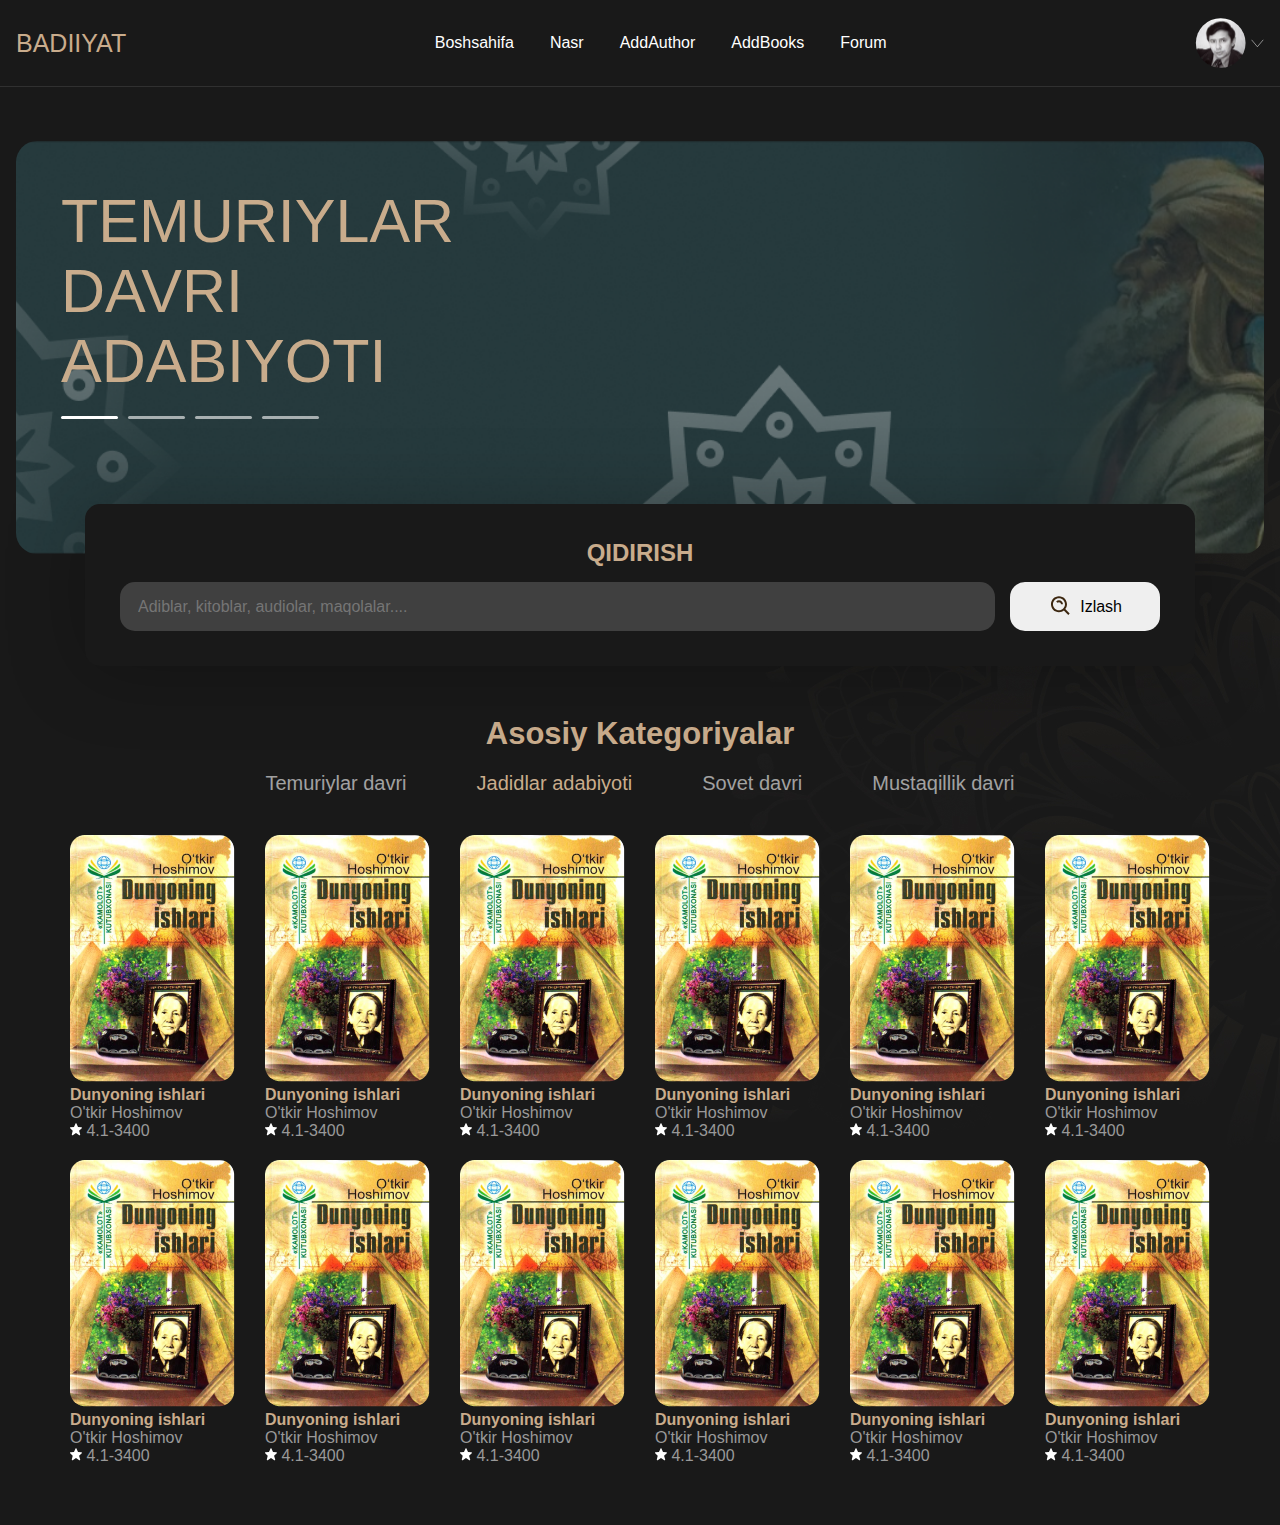
<file: index.html>
<!DOCTYPE html>
<html lang="en">
<head>
    <meta charset="UTF-8">
    <meta http-equiv="X-UA-Compatible" content="IE=edge">
    <meta name="viewport" content="width=device-width, initial-scale=1.0">
    <title>Home</title>
    <link rel="stylesheet" href="./css/style.css">
</head>
<body>
    <header class="header">
        <div class="container">
            <nav class="header__nav">
                <a class="nav__logo" href="#" >
                    BADIIYAT
                </a>
                <ul class="nav__list">
                    <li class="nav__item">
                        <a class="nav__link" href="#" >Boshsahifa</a>
                    </li>
                    <li class="nav__item">
                        <a class="nav__link" href="#" >Nasr</a>
                    </li>
                    <li class="nav__item">
                        <a class="nav__link" href="./addAuthor.html" >AddAuthor</a>
                    </li>
                    <li class="nav__item">
                        <a class="nav__link" href="./addBooks.html" >AddBooks</a>
                    </li>
                    <li class="nav__item">
                        <a class="nav__link" href="#" >Forum</a>
                    </li>
                </ul>
                <div class="nav__avatar">
                    <img class="avatar__img" src="./images/writers/avatar-utkir.svg" alt="avatar-img" >
                    <img class="down" src="./images/icons/dawn.svg" alt="down" >
                    <div class="dropdown"></div>
                </div>
                
            </nav>
        </div>
    </header>
    <div class="intro"> 
        <div class="container">
            <div class="intro__wrapper">
                <h2 class="intro__title">
                    TEMURIYLAR DAVRI ADABIYOTI
                </h2>
                <div class="slider__dots">
                    <div class="dot active__dot"></div>
                    <div class="dot"></div>
                    <div class="dot"></div>
                    <div class="dot"></div>
                </div>
            </div>

        </div>
    </div>
    <div class="search">
        <div class="container">
            <div class="search__inner">
                <h2 class="search__title">
                    QIDIRISH
                </h2>
                <form class="search__form">
                    <input class="search__input" type="text" placeholder="Adiblar, kitoblar, audiolar, maqolalar...." >
                    <button class="search__btn">
                        <img class="search__icon" src="./images/icons/search.svg" alt="search-icon" >
                        Izlash
                    </button>
                </form>

            </div>
        </div>
    </div>
    <div class="categories">
        <div class="container">
            <div class="categories__wrapper">
                <div class="categories__header">
                    <h2 class="categories__title">Asosiy Kategoriyalar</h2>
                    <ul class="categories__list">
                        <li class="categories__item">
                            <a class="categories__link" href="#" >Temuriylar davri</a>
                        </li>
                        <li class="categories__item">
                            <a class="categories__link active" href="#" >Jadidlar adabiyoti</a>
                        </li>
                        <li class="categories__item">
                            <a class="categories__link" href="#" >Sovet davri</a>
                        </li>
                        <li class="categories__item">
                            <a class="categories__link" href="#" >Mustaqillik davri</a>
                        </li>
                    </ul>
                </div>
                <div class="categories__wrapper-card">
                    <div class="categories__card">
                        <img class="book__img" src="./images/books/dunyoning-ishlari.png" alt="dunyoning ishlari" >
                        <h4 class="book__title">Dunyoning ishlari</h4>
                        <p class="book__author">O'tkir Hoshimov</p>
                        <p class="book__rate">
                            <img class="star" src="./images/icons/star.svg" alt="star-icon" >
                            <span>
                                4.1-3400
                            </span>
                        </p>
                    </div>
                    
                    <div class="categories__card">
                        <img class="book__img" src="./images/books/dunyoning-ishlari.png" alt="dunyoning ishlari" >
                        <h4 class="book__title">Dunyoning ishlari</h4>
                        <p class="book__author">O'tkir Hoshimov</p>
                        <p class="book__rate">
                            <img class="star" src="./images/icons/star.svg" alt="star-icon" >
                            <span>
                                4.1-3400
                            </span>
                        </p>
                    </div>
                    <div class="categories__card">
                        <img class="book__img" src="./images/books/dunyoning-ishlari.png" alt="dunyoning ishlari" >
                        <h4 class="book__title">Dunyoning ishlari</h4>
                        <p class="book__author">O'tkir Hoshimov</p>
                        <p class="book__rate">
                            <img class="star" src="./images/icons/star.svg" alt="star-icon" >
                            <span>
                                4.1-3400
                            </span>
                        </p>
                    </div>
                    <div class="categories__card">
                        <img class="book__img" src="./images/books/dunyoning-ishlari.png" alt="dunyoning ishlari" >
                        <h4 class="book__title">Dunyoning ishlari</h4>
                        <p class="book__author">O'tkir Hoshimov</p>
                        <p class="book__rate">
                            <img class="star" src="./images/icons/star.svg" alt="star-icon" >
                            <span>
                                4.1-3400
                            </span>
                        </p>
                    </div>
                    <div class="categories__card">
                        <img class="book__img" src="./images/books/dunyoning-ishlari.png" alt="dunyoning ishlari" >
                        <h4 class="book__title">Dunyoning ishlari</h4>
                        <p class="book__author">O'tkir Hoshimov</p>
                        <p class="book__rate">
                            <img class="star" src="./images/icons/star.svg" alt="star-icon" >
                            <span>
                                4.1-3400
                            </span>
                        </p>
                    </div>
                    <div class="categories__card">
                        <img class="book__img" src="./images/books/dunyoning-ishlari.png" alt="dunyoning ishlari" >
                        <h4 class="book__title">Dunyoning ishlari</h4>
                        <p class="book__author">O'tkir Hoshimov</p>
                        <p class="book__rate">
                            <img class="star" src="./images/icons/star.svg" alt="star-icon" >
                            <span>
                                4.1-3400
                            </span>
                        </p>
                    </div>
                    <div class="categories__card">
                        <img class="book__img" src="./images/books/dunyoning-ishlari.png" alt="dunyoning ishlari" >
                        <h4 class="book__title">Dunyoning ishlari</h4>
                        <p class="book__author">O'tkir Hoshimov</p>
                        <p class="book__rate">
                            <img class="star" src="./images/icons/star.svg" alt="star-icon" >
                            <span>
                                4.1-3400
                            </span>
                        </p>
                    </div>
                    <div class="categories__card">
                        <img class="book__img" src="./images/books/dunyoning-ishlari.png" alt="dunyoning ishlari" >
                        <h4 class="book__title">Dunyoning ishlari</h4>
                        <p class="book__author">O'tkir Hoshimov</p>
                        <p class="book__rate">
                            <img class="star" src="./images/icons/star.svg" alt="star-icon" >
                            <span>
                                4.1-3400
                            </span>
                        </p>
                    </div>
                    <div class="categories__card">
                        <img class="book__img" src="./images/books/dunyoning-ishlari.png" alt="dunyoning ishlari" >
                        <h4 class="book__title">Dunyoning ishlari</h4>
                        <p class="book__author">O'tkir Hoshimov</p>
                        <p class="book__rate">
                            <img class="star" src="./images/icons/star.svg" alt="star-icon" >
                            <span>
                                4.1-3400
                            </span>
                        </p>
                    </div>
                    <div class="categories__card">
                        <img class="book__img" src="./images/books/dunyoning-ishlari.png" alt="dunyoning ishlari" >
                        <h4 class="book__title">Dunyoning ishlari</h4>
                        <p class="book__author">O'tkir Hoshimov</p>
                        <p class="book__rate">
                            <img class="star" src="./images/icons/star.svg" alt="star-icon" >
                            <span>
                                4.1-3400
                            </span>
                        </p>
                    </div>
                    <div class="categories__card">
                        <img class="book__img" src="./images/books/dunyoning-ishlari.png" alt="dunyoning ishlari" >
                        <h4 class="book__title">Dunyoning ishlari</h4>
                        <p class="book__author">O'tkir Hoshimov</p>
                        <p class="book__rate">
                            <img class="star" src="./images/icons/star.svg" alt="star-icon" >
                            <span>
                                4.1-3400
                            </span>
                        </p>
                    </div>
                    <div class="categories__card">
                        <img class="book__img" src="./images/books/dunyoning-ishlari.png" alt="dunyoning ishlari" >
                        <h4 class="book__title">Dunyoning ishlari</h4>
                        <p class="book__author">O'tkir Hoshimov</p>
                        <p class="book__rate">
                            <img class="star" src="./images/icons/star.svg" alt="star-icon" >
                            <span>
                                4.1-3400
                            </span>
                        </p>
                    </div>
                </div>
            </div>
        </div>
    </div>
    
    <script src="./js/home.js"></script>
</body>
</html>
</file>
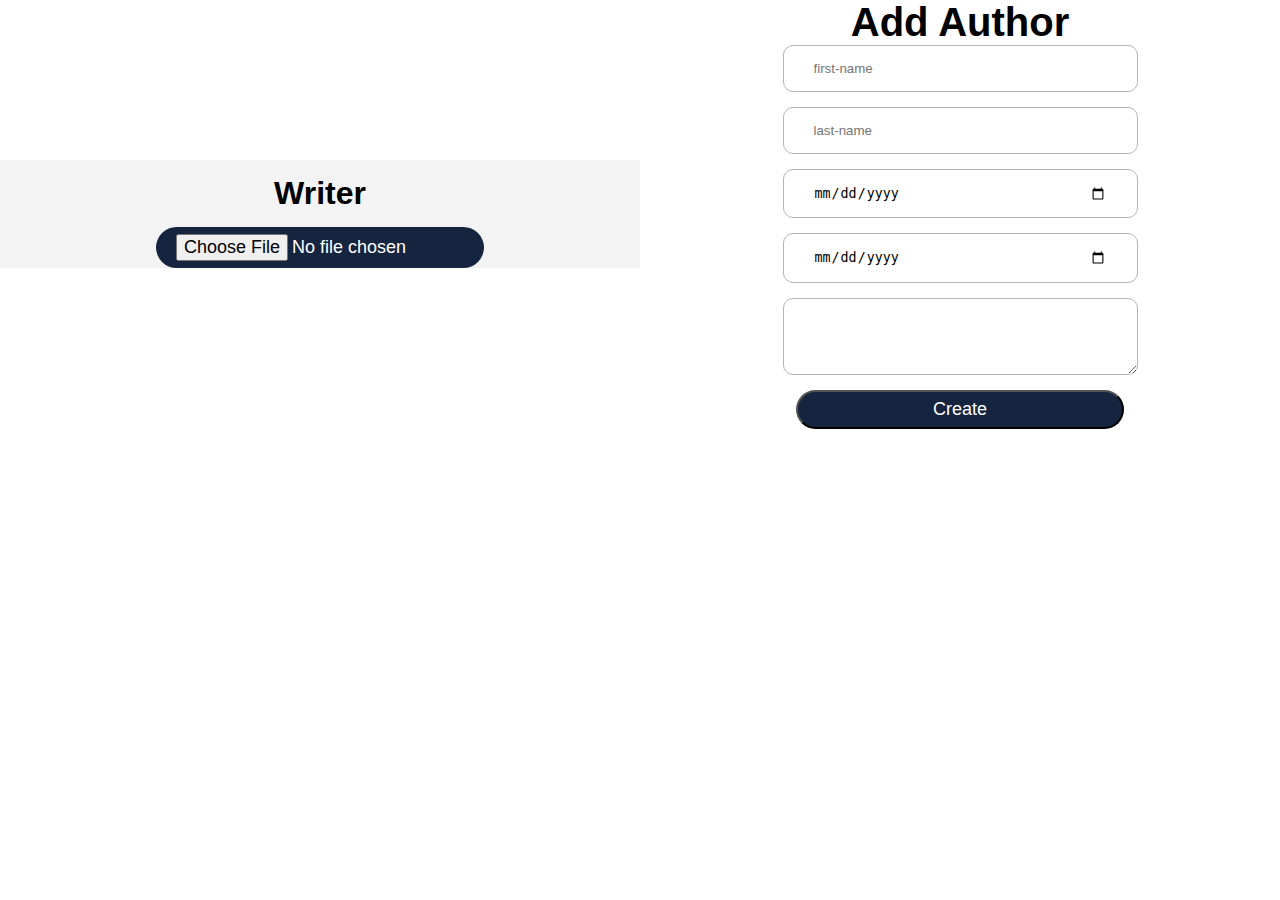
<file: addAuthor.html>
<!DOCTYPE html>
<html lang="en">
<head>
    <meta charset="UTF-8">
    <meta http-equiv="X-UA-Compatible" content="IE=edge">
    <meta name="viewport" content="width=device-width, initial-scale=1.0">
    <title>addAuthor</title>
    <link rel="stylesheet" href="./css/addAuthor.css">
</head>
<body>
    <div class="row">
        <div class="col-1">
            <div id="author-img"></div>
            <!-- <input type="file" > -->
            <h1 class="author-title">Writer</h1>
            <input type="file"  class="up-btn btn"  id="image_input"  />
        </div>
        <div class="col-2">
            <h2 class="title">Add Author</h2>
            <form  id="form">
                <input name="fName"   placeholder="first-name"   type="text">
                <input name="lName"   placeholder="last-name"   type="text">
                <input name="birth_date"    placeholder="birth-date"    type="date">
                <input name="death_date"   placeholder="death_date"   type="date">
                <!-- <input name="country" placeholder="country" type="text">
                <input name="author"  placeholder="author"  type="text"> -->
                <textarea name="description" id="description" cols="42" rows="5"></textarea>
                <button class="btn btn-create">Create</button>
            </form>
        </div>
    </div>
    
    <script src="./js/addAuthor.js"></script>
</body>
</html>
</file>
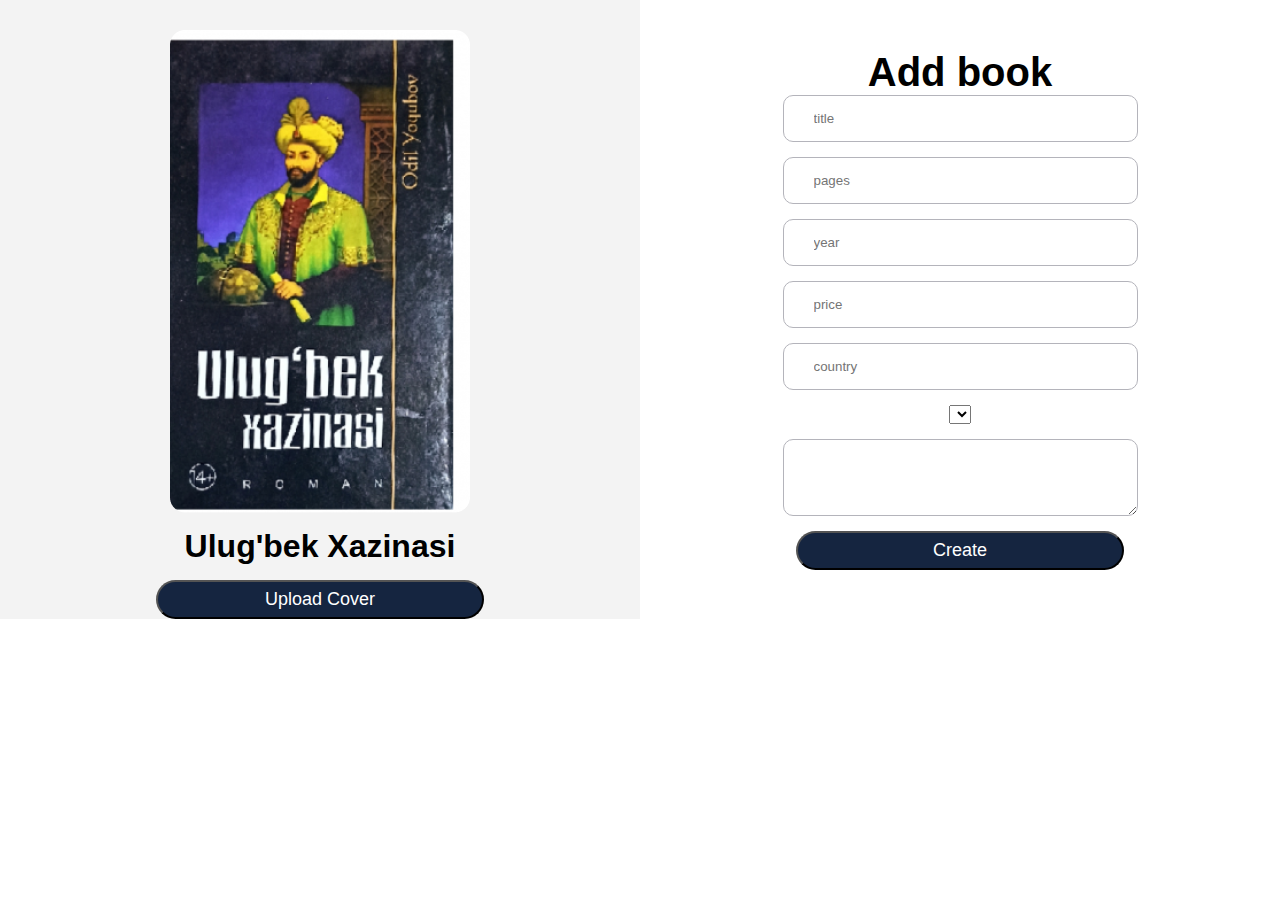
<file: addBooks.html>
<!DOCTYPE html>
<html lang="en">
<head>
    <meta charset="UTF-8">
    <meta http-equiv="X-UA-Compatible" content="IE=edge">
    <meta name="viewport" content="width=device-width, initial-scale=1.0">
    <title>addBooks</title>
    <link rel="stylesheet" href="./css/addBooks.css">
</head>
<body>
    <div class="row">
        <div class="col-1">
            <img class="book-img" src="./images/books/ulug'bek.png" alt="ulug'bek" >
            <h1 class="book-title">Ulug'bek Xazinasi</h1>
            <button class="up-btn btn">Upload Cover</button>
        </div>
        <div class="col-2">
            <h2 class="title">Add book</h2>
            <form  id="form">
                <input name="title"   placeholder="title"   type="text">
                <input name="pages"   placeholder="pages"   type="number">
                <input name="year"    placeholder="year"    type="num">
                <input name="price"   placeholder="price"   type="number">
                <input name="country" placeholder="country" type="text">
                <!-- <input name="author"  placeholder="author"  type="text"> -->
                <select name="author" id="author">
                    
                </select>
                <textarea name="description" id="description" cols="42" rows="5"></textarea>
                <button class="btn btn-create">Create</button>
            </form>
        </div>
    </div>
  
    <script src="./js/addBooks.js"></script>

</body>
</html>
</file>
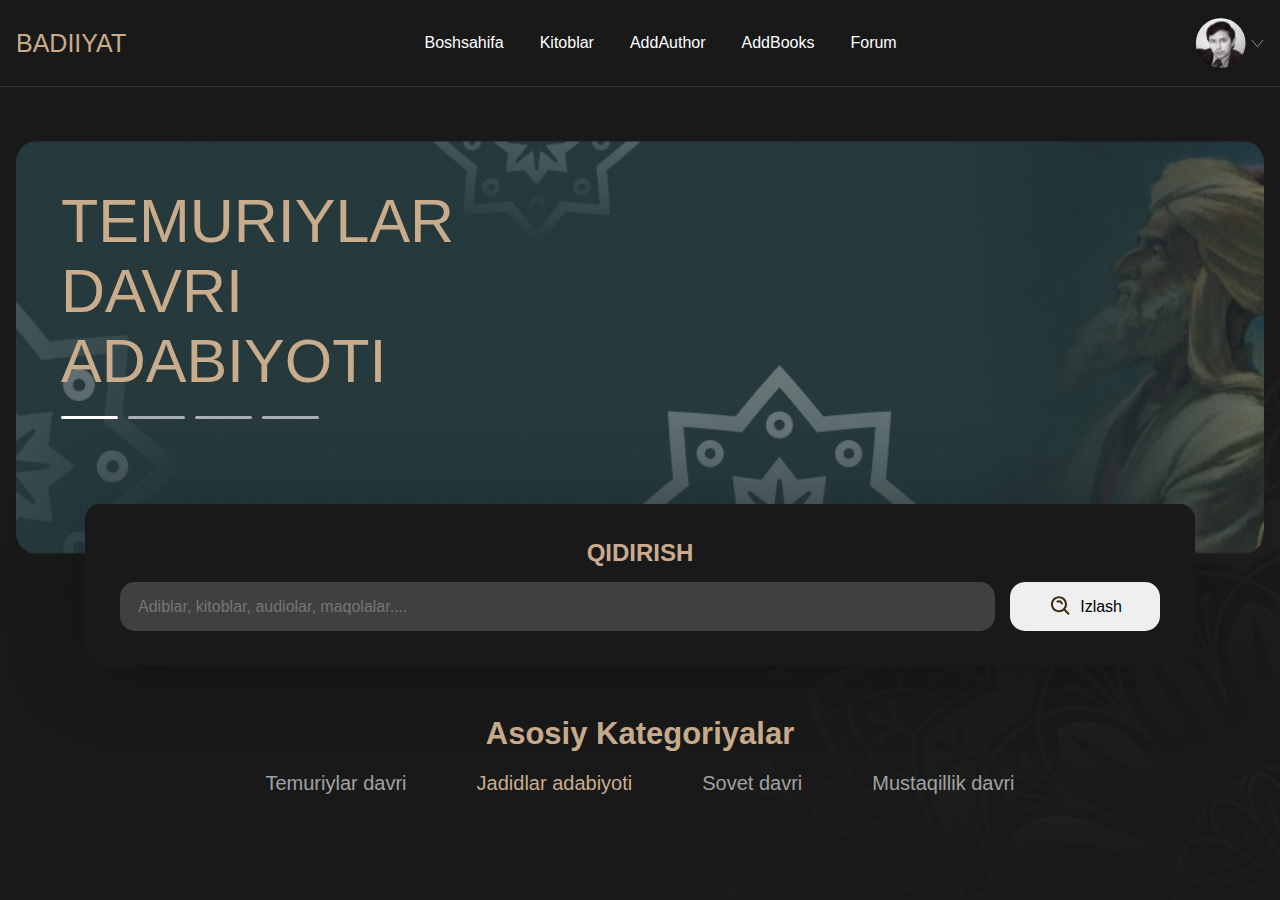
<file: book.html>
<!DOCTYPE html>
<html lang="en">
<head>
    <meta charset="UTF-8">
    <meta http-equiv="X-UA-Compatible" content="IE=edge">
    <meta name="viewport" content="width=device-width, initial-scale=1.0">
    <title>Home</title>
    <link rel="stylesheet" href="./css/book.css">
</head>
<body>
    <header class="header">
        <div class="container">
            <nav class="header__nav">
                <a class="nav__logo" href="#" >
                    BADIIYAT
                </a>
                <ul class="nav__list">
                    <li class="nav__item">
                        <a class="nav__link" href="./index.html" >Boshsahifa</a>
                    </li>
                    <li class="nav__item">
                        <a class="nav__link" href="#" >Kitoblar</a>
                    </li>
                    <li class="nav__item">
                        <a class="nav__link" href="./addAuthor.html" >AddAuthor</a>
                    </li>
                    <li class="nav__item">
                        <a class="nav__link" href="./addBooks.html" >AddBooks</a>
                    </li>
                    <li class="nav__item">
                        <a class="nav__link" href="#" >Forum</a>
                    </li>
                </ul>
                <div class="nav__avatar">
                    <img class="avatar__img" src="./images/writers/avatar-utkir.svg" alt="avatar-img" >
                    <img class="down" src="./images/icons/dawn.svg" alt="down" >
                    <div class="dropdown"></div>
                </div>
                
            </nav>
        </div>
    </header>
    <div class="intro"> 
        <div class="container">
            <div class="intro__wrapper">
                <h2 class="intro__title">
                    TEMURIYLAR DAVRI ADABIYOTI
                </h2>
                <div class="slider__dots">
                    <div class="dot active__dot"></div>
                    <div class="dot"></div>
                    <div class="dot"></div>
                    <div class="dot"></div>
                </div>
            </div>

        </div>
    </div>
    <div class="search">
        <div class="container">
            <div class="search__inner">
                <h2 class="search__title">
                    QIDIRISH
                </h2>
                <form class="search__form">
                    <input class="search__input" type="text" placeholder="Adiblar, kitoblar, audiolar, maqolalar...." >
                    <button class="search__btn">
                        <img class="search__icon" src="./images/icons/search.svg" alt="search-icon" >
                        Izlash
                    </button>
                </form>

            </div>
        </div>
    </div>
    <div class="categories">
        <div class="container">
            <div class="categories__wrapper">
                <div class="categories__header">
                    <h2 class="categories__title">Asosiy Kategoriyalar</h2>
                    <ul class="categories__list">
                        <li class="categories__item">
                            <a class="categories__link" href="#" >Temuriylar davri</a>
                        </li>
                        <li class="categories__item">
                            <a class="categories__link active" href="#" >Jadidlar adabiyoti</a>
                        </li>
                        <li class="categories__item">
                            <a class="categories__link" href="#" >Sovet davri</a>
                        </li>
                        <li class="categories__item">
                            <a class="categories__link" href="#" >Mustaqillik davri</a>
                        </li>
                    </ul>
                </div>
                <div class="categories__wrapper-card">

                </div>
            </div>
        </div>
    </div>
    
    <script src="./js/book.js"></script>
</body>
</html>
</file>
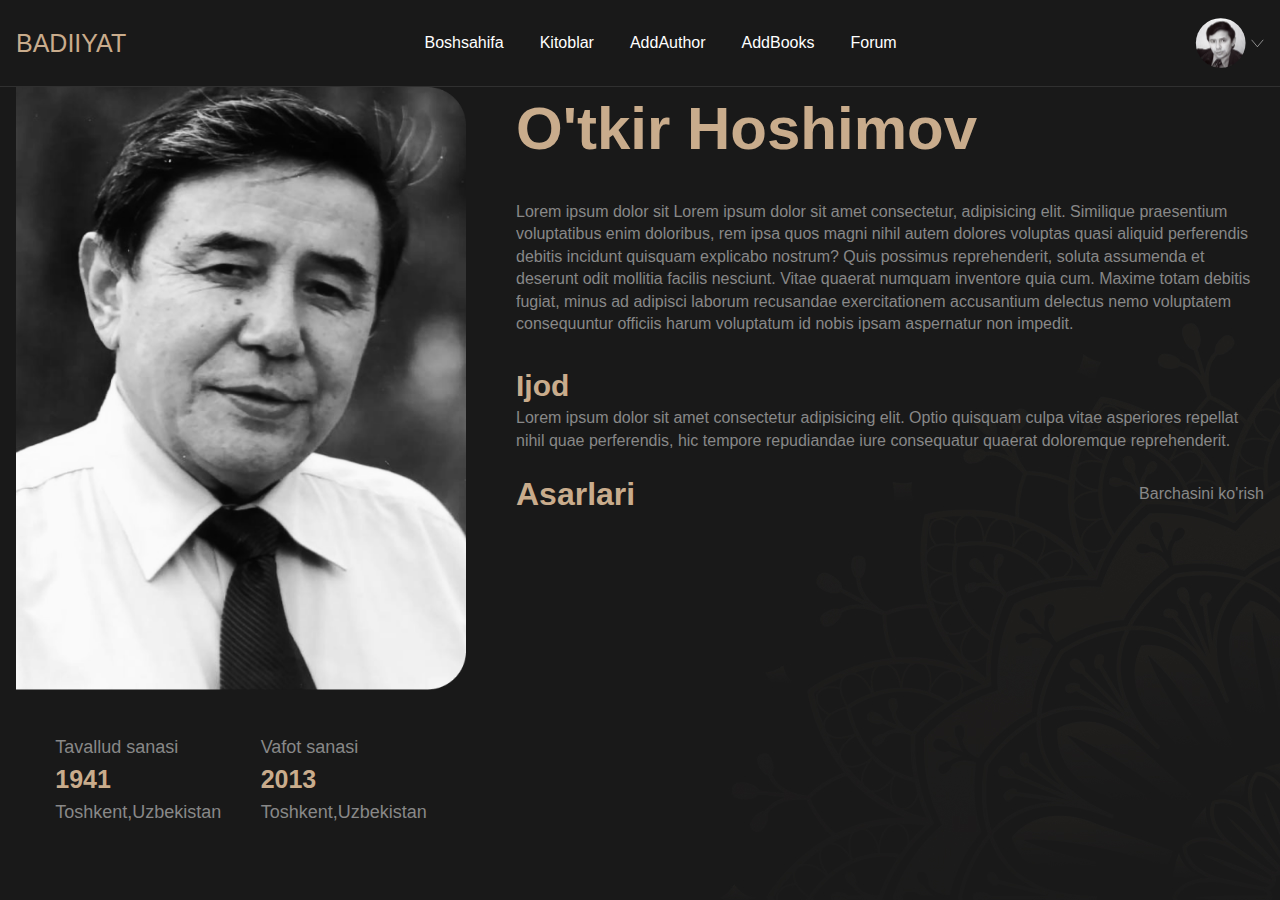
<file: detailAuthor.html>
<!DOCTYPE html>
<html lang="en">
<head>
    <meta charset="UTF-8">
    <meta http-equiv="X-UA-Compatible" content="IE=edge">
    <meta name="viewport" content="width=device-width, initial-scale=1.0">
    <title>detailAuthor</title>
    <link rel="stylesheet" href="./css/detailAuthor.css">
</head>
<body>
    <header class="header">
        <div class="container">
            <nav class="header__nav">
                <a class="nav__logo" href="#" >
                    BADIIYAT
                </a>
                <ul class="nav__list">
                    <li class="nav__item">
                        <a class="nav__link" href="./index.html" >Boshsahifa</a>
                    </li>
                    <li class="nav__item">
                        <a class="nav__link" href="./book.html" >Kitoblar</a>
                    </li>
                    <li class="nav__item">
                        <a class="nav__link" href="./addAuthor.html" >AddAuthor</a>
                    </li>
                    <li class="nav__item">
                        <a class="nav__link" href="./addBooks.html" >AddBooks</a>
                    </li>
                    <li class="nav__item">
                        <a class="nav__link" href="#" >Forum</a>
                    </li>
                </ul>
                <div class="nav__avatar">
                    <img class="avatar__img" src="./images/writers/avatar-utkir.svg" alt="avatar-img" >
                    <img class="down" src="./images/icons/dawn.svg" alt="down" >
                    <div class="dropdown"></div>
                </div>
                
            </nav>
        </div>
    </header>

    <section class="main">
        <div class="container">
            <div class="wrapper-main">
                <div class="row">
                    <div class="col-1">
                        <img src="./images/writers/o'tkir.png" alt="" class="author-img">
                        <div class="date">
                            <div class="birth">
                                <p>Tavallud sanasi</p>
                                <h3 class="birth-date ">1941</h3>
                                <p>Toshkent,Uzbekistan</p>
                            </div>
                            <div class="death">
                                <p>Vafot sanasi</p>
                                <h3 class="death-date">2013</h3>
                                <p>Toshkent,Uzbekistan</p>
                            </div>
                        </div>
                    </div>
                    <div class="col-2">
                        <h1 class="name">O'tkir Hoshimov</h1>
                        <p class="description">
                            Lorem ipsum dolor sit Lorem ipsum dolor sit amet consectetur, adipisicing elit. Similique praesentium voluptatibus enim doloribus, rem ipsa quos magni nihil autem dolores voluptas quasi aliquid perferendis debitis incidunt quisquam explicabo nostrum? Quis possimus reprehenderit, soluta assumenda et deserunt odit mollitia facilis nesciunt. Vitae quaerat numquam inventore quia cum. Maxime totam debitis fugiat, minus ad adipisci laborum recusandae exercitationem accusantium delectus nemo voluptatem consequuntur officiis harum voluptatum id nobis ipsam aspernatur non impedit.
                        </p>
                        <h4 class="commit">
                            Ijod
                        </h4>
                        <p class="definition">
                            Lorem ipsum dolor sit amet consectetur adipisicing elit. Optio quisquam culpa vitae asperiores repellat nihil quae perferendis, hic tempore repudiandae iure consequatur quaerat doloremque reprehenderit.
                        </p>
                        <div class="own-books">
                            <div class="books-head">
                                <h1 class="head-title">Asarlari</h1>
                                <p class="full-books">Barchasini ko'rish</p>
                            </div>
                            <div class="wrapper-books">
                                
                            </div>
                        </div>
                    </div>
                </div>
            </div>
        </div>
    </section>


    <script src="./js/detailAuthor.js"></script>
</body>
</html>
</file>
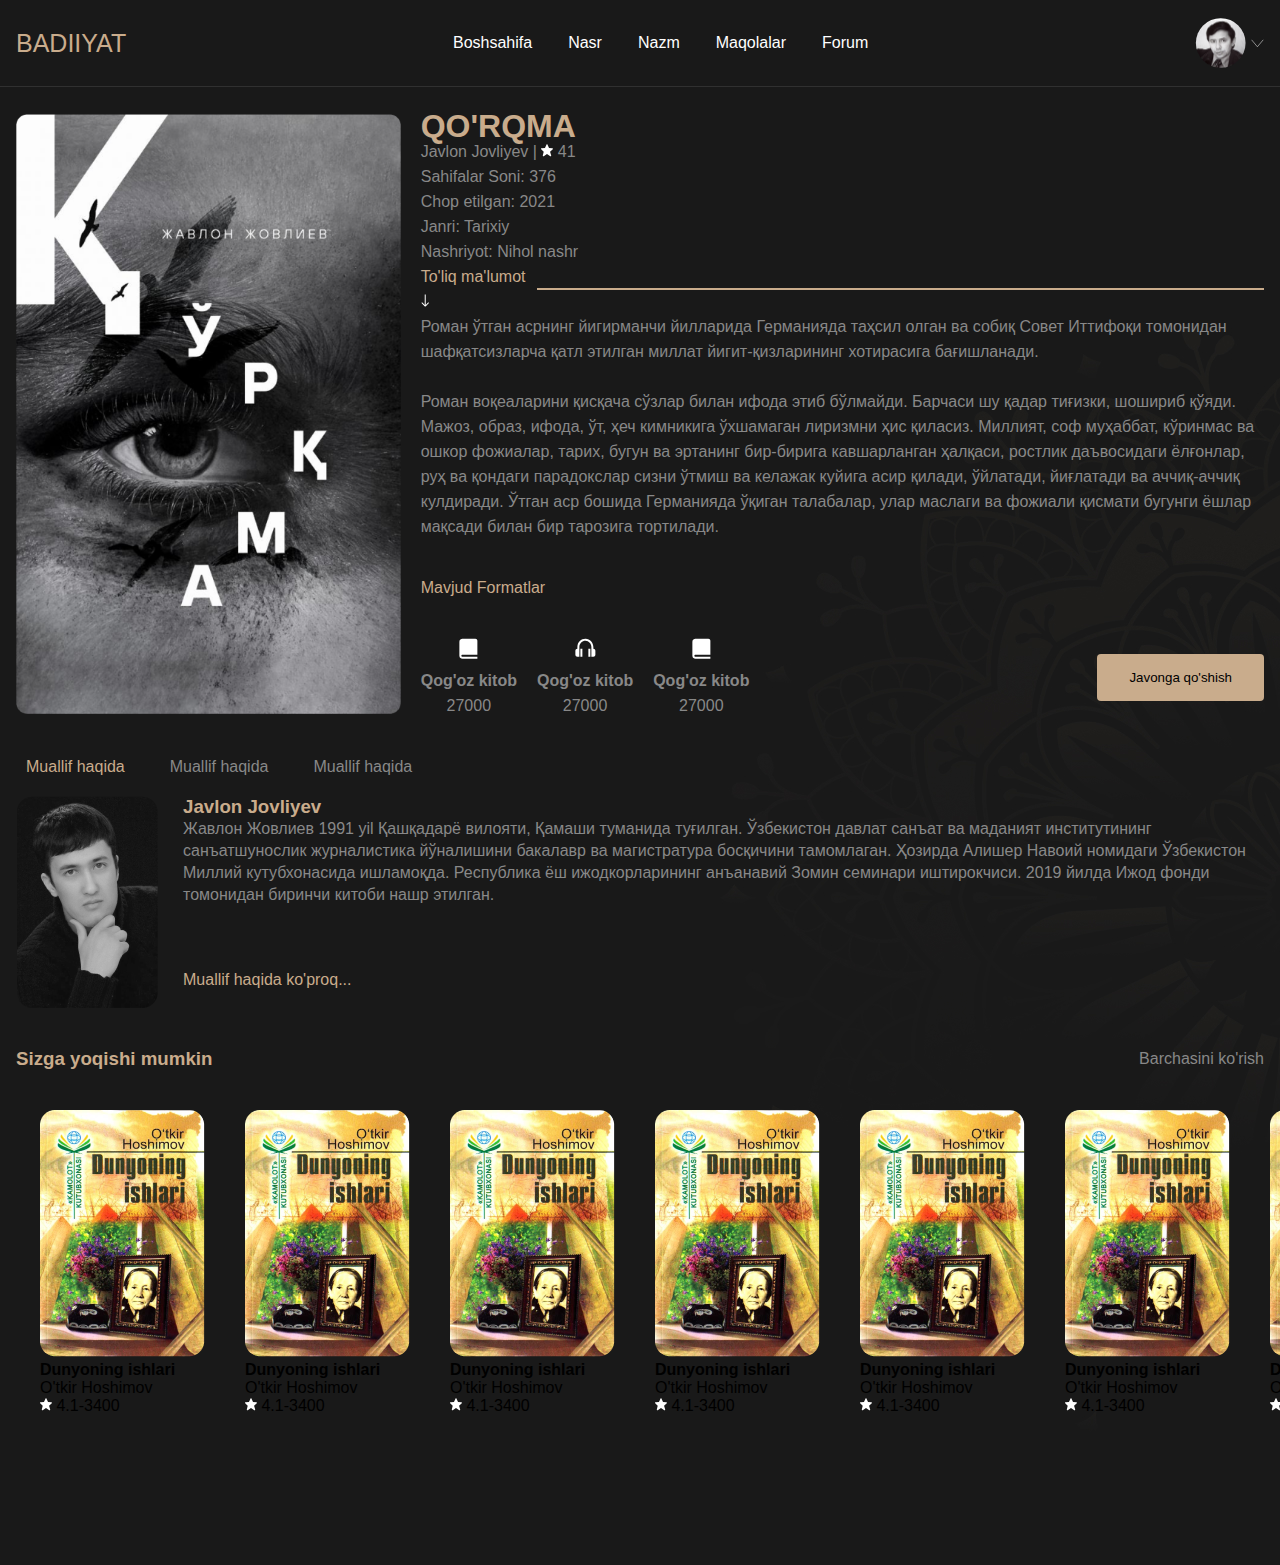
<file: detailBook.html>
<!DOCTYPE html>
<html lang="en">
<head>
    <meta charset="UTF-8">
    <meta http-equiv="X-UA-Compatible" content="IE=edge">
    <meta name="viewport" content="width=device-width, initial-scale=1.0">
    <title>DetailBook</title>
    <link rel="stylesheet" href="./css/detailBook.css">
</head>
<body>
    <header class="header">
        <div class="container">
            <nav class="header__nav">
                <a class="nav__logo" href="#" >
                    BADIIYAT
                </a>
                <ul class="nav__list">
                    <li class="nav__item">
                        <a class="nav__link" href="#" >Boshsahifa</a>
                    </li>
                    <li class="nav__item">
                        <a class="nav__link" href="#" >Nasr</a>
                    </li>
                    <li class="nav__item">
                        <a class="nav__link" href="#" >Nazm</a>
                    </li>
                    <li class="nav__item">
                        <a class="nav__link" href="#" >Maqolalar</a>
                    </li>
                    <li class="nav__item">
                        <a class="nav__link" href="#" >Forum</a>
                    </li>
                </ul>
                <div class="nav__avatar">
                    <img class="avatar__img" src="./images/writers/avatar-utkir.svg" alt="avatar-img" >
                    <img class="down" src="./images/icons/dawn.svg" alt="down" >
                </div>
            </nav>
        </div>
    </header>
    <div class="about">
        <div class="container">
            <div class="about__wrapper">
                <img class="book__img" src="./images/books/qurqma.png" alt="qurqma" >
                <div class="about__book">
                    <h1 class="book__title">
                        QO'RQMA
                    </h1>
                    <p class="book__author">
                        Javlon Jovliyev 
                        <span>
                            | <img class="star" src="./images/icons/star.svg" alt="" > 41
                        </span>
                    </p>
                    <p class="page">
                        Sahifalar Soni:
                        <span>376</span>
                    </p>
                    <p class="publish">
                        Chop etilgan:
                        <span>2021</span>
                    </p>
                    <p class="genre">
                        Janri:
                        <span>Tarixiy</span>
                    </p>
                    <p class="page">
                        Nashriyot:
                        <span>Nihol nashr</span>
                    </p>
                    <div class="full">
                        <a class="info__link" href="#" >To'liq ma'lumot

                            <img src="./images/icons/Subtract.svg" alt="down">
                        </a>
                        <div></div>
                    </div>
                    <p class="short__info">
                        Роман ўтган асрнинг йигирманчи йилларида Германияда таҳсил олган ва собиқ Совет Иттифоқи томонидан шафқатсизларча қатл этилган миллат йигит-қизларининг  хотирасига бағишланади. 
                        <br>
                        <br>
                        Роман воқеаларини қисқача сўзлар билан ифода этиб бўлмайди. Барчаси шу қадар  тиғизки, шошириб қўяди. Мажоз, образ, ифода, ўт, ҳеч кимникига ўхшамаган лиризмни ҳис қиласиз. Миллият, соф муҳаббат,  кўринмас ва ошкор фожиалар, тарих, бугун ва эртанинг бир-бирига кавшарланган ҳалқаси, ростлик даъвосидаги ёлғонлар, руҳ ва қондаги парадокслар сизни ўтмиш ва келажак куйига асир қилади, ўйлатади, йиғлатади ва аччиқ-аччиқ кулдиради.  Ўтган аср бошида Германияда ўқиган талабалар, улар маслаги ва фожиали қисмати бугунги ёшлар мақсади билан бир тарозига тортилади.
                    </p>
                    <div class="about__formats">
                        <p>Mavjud Formatlar</p>
                    </div>
                    <div class="format__block">
                        <div class="formats">
                            <div class="format__card">
                                <img src="./images/icons/book.svg" alt="">
                                <h4>Qog'oz kitob</h4>
                                <p>27000</p>
                            </div>
                            <div class="format__card">
                                <img src="./images/icons/volume.svg" alt="">
                                <h4>Qog'oz kitob</h4>
                                <p>27000</p>
                            </div>
                            <div class="format__card">
                                <img src="./images/icons/book.svg" alt="">
                                <h4>Qog'oz kitob</h4>
                                <p>27000</p>
                            </div>
                        </div>
                        <button class="about__btn">Javonga qo'shish</button>
                    </div>


                </div>
            </div>
        </div>
    </div>
    <div class="tabs">
        <div class="container">
            <div class="tabs__wrapper">
                <ul class="tabs__list">
                    <li class="tabs__item">
                        <a class="tabs__link active" href="#" >
                            Muallif haqida
                        </a>
                    </li>
                    <li class="tabs__item">
                        <a class="tabs__link" href="#" >
                            Muallif haqida
                        </a>
                    </li>
                    <li class="tabs__item">
                        <a class="tabs__link" href="#" >
                            Muallif haqida
                        </a>
                    </li>
                </ul>
                <div class="tabs__main">
                    <img class="author__img" src="./images/writers/javlon.png" alt="author" >
                    <div class="content">
                        <h3 class="author__name">Javlon Jovliyev</h3>
                        <p class="author__info">
                            Жавлон Жовлиев 1991 yil  Қашқадарё вилояти, Қамаши туманида туғилган. Ўзбекистон давлат санъат ва маданият институтининг санъатшунослик журналистика йўналишини бакалавр ва магистратура босқичини тамомлаган. Ҳозирда Алишер Навоий номидаги Ўзбекистон Миллий кутубхонасида ишламоқда. Республика ёш ижодкорларининг анъанавий Зомин семинари иштирокчиси. 2019 йилда Ижод фонди томонидан биринчи китоби нашр этилган.
                        </p>
                        <a class="more__info" href="#" >Muallif haqida ko'proq...</a>
                    </div>
                </div>
            </div>
        </div>
    </div>
    <div class="recommend">
        <div class="reco__wrapper">
            <div class="reco__head">
                <h3 class="reco__title">Sizga yoqishi mumkin</h3>
                <a href="#" class="reco__btn">Barchasini ko'rish</a>
            </div>
            <div class="reco__inner-cards">
                <div class="reco__card card-1">
                    <img class="reco__img" src="./images/books/dunyoning-ishlari.png" alt="dunyoning ishlari" >
                    <h4 class="reco__title">Dunyoning ishlari</h4>
                    <p class="reco__author">O'tkir Hoshimov</p>
                    <p class="reco__rate">
                        <img class="star" src="./images/icons/star.svg" alt="star-icon" >
                        <span>
                            4.1-3400
                        </span>
                    </p>
                </div>
                <div class="reco__card">
                    <img class="reco__img" src="./images/books/dunyoning-ishlari.png" alt="dunyoning ishlari" >
                    <h4 class="reco__title">Dunyoning ishlari</h4>
                    <p class="reco__author">O'tkir Hoshimov</p>
                    <p class="reco__rate">
                        <img class="star" src="./images/icons/star.svg" alt="star-icon" >
                        <span>
                            4.1-3400
                        </span>
                    </p>
                </div>
                <div class="reco__card">
                    <img class="reco__img" src="./images/books/dunyoning-ishlari.png" alt="dunyoning ishlari" >
                    <h4 class="reco__title">Dunyoning ishlari</h4>
                    <p class="reco__author">O'tkir Hoshimov</p>
                    <p class="reco__rate">
                        <img class="star" src="./images/icons/star.svg" alt="star-icon" >
                        <span>
                            4.1-3400
                        </span>
                    </p>
                </div>
                <div class="reco__card">
                    <img class="reco__img" src="./images/books/dunyoning-ishlari.png" alt="dunyoning ishlari" >
                    <h4 class="reco__title">Dunyoning ishlari</h4>
                    <p class="reco__author">O'tkir Hoshimov</p>
                    <p class="reco__rate">
                        <img class="star" src="./images/icons/star.svg" alt="star-icon" >
                        <span>
                            4.1-3400
                        </span>
                    </p>
                </div>
                <div class="reco__card">
                    <img class="reco__img" src="./images/books/dunyoning-ishlari.png" alt="dunyoning ishlari" >
                    <h4 class="reco__title">Dunyoning ishlari</h4>
                    <p class="reco__author">O'tkir Hoshimov</p>
                    <p class="reco__rate">
                        <img class="star" src="./images/icons/star.svg" alt="star-icon" >
                        <span>
                            4.1-3400
                        </span>
                    </p>
                </div>
                <div class="reco__card">
                    <img class="reco__img" src="./images/books/dunyoning-ishlari.png" alt="dunyoning ishlari" >
                    <h4 class="reco__title">Dunyoning ishlari</h4>
                    <p class="reco__author">O'tkir Hoshimov</p>
                    <p class="reco__rate">
                        <img class="star" src="./images/icons/star.svg" alt="star-icon" >
                        <span>
                            4.1-3400
                        </span>
                    </p>
                </div>
                <div class="reco__card">
                    <img class="reco__img" src="./images/books/dunyoning-ishlari.png" alt="dunyoning ishlari" >
                    <h4 class="reco__title">Dunyoning ishlari</h4>
                    <p class="reco__author">O'tkir Hoshimov</p>
                    <p class="reco__rate">
                        <img class="star" src="./images/icons/star.svg" alt="star-icon" >
                        <span>
                            4.1-3400
                        </span>
                    </p>
                </div>
                <div class="reco__card">
                    <img class="reco__img" src="./images/books/dunyoning-ishlari.png" alt="dunyoning ishlari" >
                    <h4 class="reco__title">Dunyoning ishlari</h4>
                    <p class="reco__author">O'tkir Hoshimov</p>
                    <p class="reco__rate">
                        <img class="star" src="./images/icons/star.svg" alt="star-icon" >
                        <span>
                            4.1-3400
                        </span>
                    </p>
                </div>
            </div>
        </div>
    </div>
    
</body>
</html>
</file>
<file: css/style.css>
*,
*::before,
*::after{
    margin: 0;
    padding: 0;
    box-sizing: border-box;
}

ul,
li{
    list-style-type: none;
}

a{
    text-decoration: none;
}

.container{
    max-width: 1300px;
    width: 100%;
    margin: 0 auto;
    padding: 0 16px;
}

body{
    font-family:  sans-serif;
    background: url('../images/main-bg.jpg');
}
/* header */

.header{
    border-bottom: 1px solid rgba(255, 255, 255, 0.1);

}
.header__nav{
    display: flex;
    justify-content: space-between;
    align-items: center;
    padding: 18px 0;
}

.nav__logo{
    color: #C9AC8C;
    font-size: 25px;
}

.nav__list{
    display: flex;
    justify-content: space-between;
    align-items: center;
}
.nav__item{
    margin: 0 8px;
}

.nav__link{
    color: #FFFFFF;
    font-size: 16px;
    padding: 10px;
    position: relative;
}

.nav__link::before{
    content: '';
    position: absolute;
    bottom: -26.5px;
    width: 0;
    height: 2px;
    border-radius: 2px;
    background-color: #FFFFFF;
    transition: .5s ease;
}
.nav__link:hover::before{
    width: 80%;
}


.nav__avatar{
    position: relative;
    display: inline-block;
    cursor: pointer;
    display: flex;
    align-items: center ;
}

.dropdown{
    
    position: absolute;
    border-radius: 15px;
    top: 55px;
    right: 0px;
    background-color: #fff;
}

.dropdown h2{
    padding: 5px 10px;
}

.down{
    margin-left: 5px;
}

/*header*/

.intro__wrapper{
    background-image: url('../images/home-bg.png');
    background-repeat: no-repeat;
    background-size: cover;
    background-position: center;
    /* background: linear-gradient(89.16deg, #263A3D 70.78%, rgba(25, 25, 25, 0) 105.05%),url('../images/home-bg.png'); */
    border-radius: 21px;
    padding: 45px;
    margin-top: 54px;
}

.intro__title{
    width: 200px;
    font-size: 61px;
    color: #C9AC8C;
    font-weight: 100;
}
.slider__dots{
    padding: 20px 0;
    display: flex;
    align-items: center;
    column-gap: 10px;
    margin-bottom: 70px;
}



.dot{
    cursor: pointer;
    height: 3px;
    width: 57px;
    background: rgba(255, 255, 255, 0.6);
    border-radius: 10px;
}

.active__dot{
    background: #FFFFFF;
}
.search{
    position: relative;
    bottom: 50px;
}

.search__inner{
    max-width: 1110px;
    width: 100%;
    margin: 0 auto;
    background: #191919;
    text-align: center;
    box-shadow: 0px 4px 77px rgba(0, 0, 0, 0.25);
    border-radius: 15px;
    padding: 35px;
}
.search__form{
    display: flex;
}
.search__input{
    max-width: 900px;
    width: 100%;
    border: none;
    outline: none;
    color: #999;
    font-size: 16px;
    background: #404040;
    border-radius: 15px;
    padding: 0 18px;
}

.search__title{
    color: #C9AC8C;
    margin-bottom: 15px;
}

.search__btn{
    display: flex;
    justify-content: center;
    align-items: center;
    padding: 12px 38px;
    border-radius: 15px;
    border: none;
    outline: none;
    cursor: pointer;
    font-size: 16px;
    margin-left: 15px;
}

.search__icon{
    margin-right: 7px;
}


/*------------categories -----------------------------*/

.categories__header{
    text-align: center;
}
.categories__title{
    color: #C9AC8C;
    font-size: 31px;
}
.categories__list{
    margin-top: 20px;
    display: flex;
    align-items: center;
    justify-content: center;
    column-gap: 50px;
}

.categories__link{
    padding: 10px;
    font-size: 20px;
    color: rgba(255, 255, 255, 0.6);
}

.active{
    color: #C9AC8C;
}

.categories__wrapper-card{
    margin: 40px 0;
    display: flex;
    align-items: center;
    justify-content: center;
    flex-wrap: wrap;
    column-gap: 30px;
}

.categories__card{
    margin-bottom:20px ;
    color: #999;
}

.book__title{
    color: #C9AC8C;
}
</file>
<file: css/addAuthor.css>
*{
    margin: 0;
    padding: 0;
    box-sizing: border-box;
}



.row{
    
    display: flex;
    justify-content: space-evenly;
    align-items: center;
}
.col-1{
    display: flex;
    justify-content: center;
    align-items: center;
    flex-direction: column;
    background-color: #F3F3F3;
    width: 100%;
}

.author-img{
    width: 245px;
    height: 245px;
    margin-top: 30px;
}
.author-title{
    margin: 15px 0;
    font-family: sans-serif;
}

.btn{
    background: #152540;
    border-radius: 99px;
    color: white;
    padding: 7px 20px;
    width: 328px;
    font-size: 18px;
    cursor: pointer;
}

.col-2{
    width: 100%;
    flex-direction: column;
    display: flex;
    justify-content: center;
    align-items: center;
}
.title{
    font-size: 40px;
    font-family: sans-serif;
}
#form{
    display: flex;
    justify-content: center;
    align-items: center;
    flex-direction: column;
    row-gap: 15px;
}
#form input{
    background: #FFFFFF;
    width: 430px;
    width: 100%;
    padding: 15px 30px;
    border: 1px solid #B4B4BB;
    box-sizing: border-box;
    border-radius: 10px;
}
#description{
    border: 1px solid #B4B4BB;
    box-sizing: border-box;
    border-radius: 10px;
    background: #FFFFFF;

}
</file>
<file: css/addBooks.css>
*{
    margin: 0;
    padding: 0;
    box-sizing: border-box;
}



.row{
    
    display: flex;
    justify-content: space-evenly;
    align-items: center;
}
.col-1{
    display: flex;
    justify-content: center;
    align-items: center;
    flex-direction: column;
    background-color: #F3F3F3;
    width: 100%;
}

.book-img{
    margin-top: 30px;
}
.book-title{
    margin: 15px 0;
    font-family: sans-serif;
}

.btn{
    background: #152540;
    border-radius: 99px;
    color: white;
    padding: 7px 20px;
    width: 328px;
    font-size: 18px;
    cursor: pointer;
}

.col-2{
    width: 100%;
    flex-direction: column;
    display: flex;
    justify-content: center;
    align-items: center;
}
.title{
    font-size: 40px;
    font-family: sans-serif;
}
#form{
    display: flex;
    justify-content: center;
    align-items: center;
    flex-direction: column;
    row-gap: 15px;
}
#form input{
    background: #FFFFFF;
    width: 430px;
    width: 100%;
    padding: 15px 30px;
    border: 1px solid #B4B4BB;
    box-sizing: border-box;
    border-radius: 10px;
}
#description{
    border: 1px solid #B4B4BB;
    box-sizing: border-box;
    border-radius: 10px;
    background: #FFFFFF;

}
</file>
<file: css/book.css>
*,
*::before,
*::after{
    margin: 0;
    padding: 0;
    box-sizing: border-box;
}

ul,
li{
    list-style-type: none;
}

a{
    text-decoration: none;
}

.container{
    max-width: 1300px;
    width: 100%;
    margin: 0 auto;
    padding: 0 16px;
}

body{
    font-family:  sans-serif;
    background: url('../images/main-bg.jpg');
}
/* header */

.header{
    border-bottom: 1px solid rgba(255, 255, 255, 0.1);

}
.header__nav{
    display: flex;
    justify-content: space-between;
    align-items: center;
    padding: 18px 0;
}

.nav__logo{
    color: #C9AC8C;
    font-size: 25px;
}

.nav__list{
    display: flex;
    justify-content: space-between;
    align-items: center;
}
.nav__item{
    margin: 0 8px;
}

.nav__link{
    color: #FFFFFF;
    font-size: 16px;
    padding: 10px;
    position: relative;
}

.nav__link::before{
    content: '';
    position: absolute;
    bottom: -26.5px;
    width: 0;
    height: 2px;
    border-radius: 2px;
    background-color: #FFFFFF;
    transition: .5s ease;
}
.nav__link:hover::before{
    width: 80%;
}


.nav__avatar{
    position: relative;
    display: inline-block;
    cursor: pointer;
    display: flex;
    align-items: center ;
}

.dropdown{
    
    position: absolute;
    border-radius: 15px;
    top: 55px;
    right: 0px;
    background-color: #fff;
}

.dropdown h2{
    padding: 5px 10px;
}

.down{
    margin-left: 5px;
}

/*header*/

.intro__wrapper{
    background-image: url('../images/home-bg.png');
    background-repeat: no-repeat;
    background-size: cover;
    background-position: center;
    /* background: linear-gradient(89.16deg, #263A3D 70.78%, rgba(25, 25, 25, 0) 105.05%),url('../images/home-bg.png'); */
    border-radius: 21px;
    padding: 45px;
    margin-top: 54px;
}

.intro__title{
    width: 200px;
    font-size: 61px;
    color: #C9AC8C;
    font-weight: 100;
}
.slider__dots{
    padding: 20px 0;
    display: flex;
    align-items: center;
    column-gap: 10px;
    margin-bottom: 70px;
}



.dot{
    cursor: pointer;
    height: 3px;
    width: 57px;
    background: rgba(255, 255, 255, 0.6);
    border-radius: 10px;
}

.active__dot{
    background: #FFFFFF;
}
.search{
    position: relative;
    bottom: 50px;
}

.search__inner{
    max-width: 1110px;
    width: 100%;
    margin: 0 auto;
    background: #191919;
    text-align: center;
    box-shadow: 0px 4px 77px rgba(0, 0, 0, 0.25);
    border-radius: 15px;
    padding: 35px;
}
.search__form{
    display: flex;
}
.search__input{
    max-width: 900px;
    width: 100%;
    border: none;
    outline: none;
    color: #999;
    font-size: 16px;
    background: #404040;
    border-radius: 15px;
    padding: 0 18px;
}

.search__title{
    color: #C9AC8C;
    margin-bottom: 15px;
}

.search__btn{
    display: flex;
    justify-content: center;
    align-items: center;
    padding: 12px 38px;
    border-radius: 15px;
    border: none;
    outline: none;
    cursor: pointer;
    font-size: 16px;
    margin-left: 15px;
}

.search__icon{
    margin-right: 7px;
}


/*------------categories -----------------------------*/

.categories__header{
    text-align: center;
}
.categories__title{
    color: #C9AC8C;
    font-size: 31px;
}
.categories__list{
    margin-top: 20px;
    display: flex;
    align-items: center;
    justify-content: center;
    column-gap: 50px;
}

.categories__link{
    padding: 10px;
    font-size: 20px;
    color: rgba(255, 255, 255, 0.6);
}

.active{
    color: #C9AC8C;
}

.categories__wrapper-card{
    margin: 40px 0;
    display: flex;
    align-items: center;
    justify-content: center;
    flex-wrap: wrap;
    column-gap: 30px;
}

.categories__card{
    margin-bottom:20px ;
    color: #999;
    border-radius: 15px;
    background: url('../images/card-bg.png');
    background-repeat: no-repeat;
    background-position: bottom;
    background-size: cover;
    overflow: hidden;
    text-align: center;
    line-height: 1.5;
}

.author__img{
    width: 100%;
}

.author__title{
    color: #C9AC8C;
}
</file>
<file: css/detailAuthor.css>
*,
*::before,
*::after{
    margin: 0;
    padding: 0;
    box-sizing: border-box;
}

ul,
li{
    list-style-type: none;
}

a{
    text-decoration: none;
}

.container{
    max-width: 1300px;
    width: 100%;
    margin: 0 auto;
    padding: 0 16px;
    overflow: hidden;
}

body{
    font-family:  sans-serif;
    background: url('../images/main-bg.jpg');
}
/* header */

.header{
    border-bottom: 1px solid rgba(255, 255, 255, 0.1);

}
.header__nav{
    display: flex;
    justify-content: space-between;
    align-items: center;
    padding: 18px 0;
}

.nav__logo{
    color: #C9AC8C;
    font-size: 25px;
}

.nav__list{
    display: flex;
    justify-content: space-between;
    align-items: center;
}
.nav__item{
    margin: 0 8px;
}

.nav__link{
    color: #FFFFFF;
    font-size: 16px;
    padding: 10px;
    position: relative;
}

.nav__link::before{
    content: '';
    position: absolute;
    bottom: -26.5px;
    width: 0;
    height: 2px;
    border-radius: 2px;
    background-color: #FFFFFF;
    transition: .5s ease;
}
.nav__link:hover::before{
    width: 80%;
}


.nav__avatar{
    position: relative;
    display: inline-block;
    cursor: pointer;
    display: flex;
    align-items: center ;
}

.dropdown{
    
    position: absolute;
    border-radius: 15px;
    top: 55px;
    right: 0px;
    background-color: #fff;
}

.dropdown h2{
    padding: 5px 10px;
}

.down{
    margin-left: 5px;
}

.row{
    display: flex;
    justify-content: space-between;
    column-gap: 50px;
    /* align-items: center; */
}

.author-img{
    width: 450px;
}

.date{
    margin-top: 40px;
    color: #888;
    display: flex;
    justify-content: space-evenly;
    align-items: center;
    line-height: 1.5;
    font-size: 18px;
}

.date h3{
    color: #C9AC8C;
    font-size: 25px;
}

.col-2{
    color: #888;
    line-height: 1.4;
    overflow: hidden;
}

.books-head{
    display: flex;
    align-items:center ;
    justify-content: space-between;
    margin: 20px 0;
}

.head-title{
    color: #C9AC8C;
}

.wrapper-books{
    display: flex;
    align-items: center;
    column-gap: 20px;
    overflow-x: scroll;
}

.wrapper-books::-webkit-scrollbar {
    width: 4px;
}
  
.wrapper-books::-webkit-scrollbar-track {
    border-radius: 0;
}
  
.wrapper-books::-webkit-scrollbar-thumb {
    border-radius: 0;
}

.card{
    text-align: center;
    color: #C9AC8C;
}

.name{
    color: #C9AC8C;
    font-size: 60px;
}

.description{
    color: #888;
    margin: 30px 0;
}

.commit{
    color: #C9AC8C;
    font-size: 30px;
}
</file>
<file: css/detailBook.css>
*,
*::before,
*::after{
    margin: 0;
    padding: 0;
    box-sizing: border-box;
}

ul,
li{
    list-style-type: none;
}

a{
    text-decoration: none;
}

.container{
    max-width: 1300px;
    width: 100%;
    margin: 0 auto;
    padding: 0 16px;
}

body{
    font-family:  sans-serif;
    background: url('../images/main-bg.jpg');
}
/* header */

.header{
    border-bottom: 1px solid rgba(255, 255, 255, 0.1);

}
.header__nav{
    display: flex;
    justify-content: space-between;
    align-items: center;
    padding: 18px 0;
}

.nav__logo{
    color: #C9AC8C;
    font-size: 25px;
}

.nav__list{
    display: flex;
    justify-content: space-between;
    align-items: center;
}
.nav__item{
    margin: 0 8px;
}

.nav__link{
    color: #FFFFFF;
    font-size: 16px;
    padding: 10px;
    position: relative;
}

.nav__link::before{
    content: '';
    position: absolute;
    bottom: -26.5px;
    width: 0;
    height: 2px;
    border-radius: 2px;
    background-color: #FFFFFF;
    transition: .5s ease;
}
.nav__link:hover::before{
    width: 80%;
}


.nav__avatar{
    cursor: pointer;
    display: flex;
    align-items: center ;
}
.down{
    margin-left: 5px;
}

/*about*/
.about{
    margin-top: 27px;
}

.about__wrapper{
    display: flex;
    justify-content: space-between;
    column-gap: 20px;
}

.book__img{
    width: 510px;
    height: 600px;
    
}

.about__book{
    color: #888;
    line-height: 25px;
}

.book__title{
    color: #C9AC8C;
}
.info__link{
    color: #C9AC8C;
}
.full{
    display: flex;
    justify-content: space-between;
    align-items: center;
}
.full div{
    width: 730px;
    height: 2px;
    background-color: #C9AC8C;
}
.about__formats{

    margin-top: 36px;
}
.about__formats p {
    color: #C9AC8C;
}
.format__block{
    margin-top: 36px;

    display: flex;
    justify-content: space-between;
    align-items: center;
}

.formats{
    
    display: flex;
    column-gap: 20px;
}
.format__card{
    text-align: center;
}

.about__btn{
    background-color: #C9AC8C ;
    border-radius: 4px;
    border: none;
    cursor: pointer;
    padding: 16px 32px;
}
.tabs{
    margin: 40px 0;
}
.tabs__list{
    margin-bottom: 20px;
    display: flex;
    justify-content: space-betweena;
    align-items: center;
    column-gap: 25px;
}
.tabs__link{
    padding: 10px;
    color: #888;
}
.active{
    color: #C9AC8C;
}
.tabs__main{
    display: flex;
    column-gap: 25px;
}
.author__name{
    color: #C9AC8C;
}
.author__info{
    color: #888;
    line-height: 22px;
    margin-bottom: 65px;
}
.more__info{
    color: #C9AC8C;
}
.reco__head{
    max-width:1300px ;
    width: 100%;
    padding: 0 16px;
    margin: 0 auto;
    display: flex;
    justify-content: space-between;
    align-items: center;
    color: #C9AC8C;
}
.reco__btn{
    color: #888;
}
.reco__inner-cards{
    overflow: hidden;
    overflow-x: scroll;
    margin-top: 40px ;
    display: flex;
    justify-content: space-between;
    align-items: center;
    margin-bottom: 150px;
    column-gap: 40px;

    
}

.reco__inner-cards::-webkit-scrollbar {
    width: 4px;
}
  
.reco__inner-cards::-webkit-scrollbar-track {
    background: none;
}
  
.reco__inner-cards::-webkit-scrollbar-thumb {
    background: none;
}
.card-1{
    margin-left: 40px;
}
</file>
